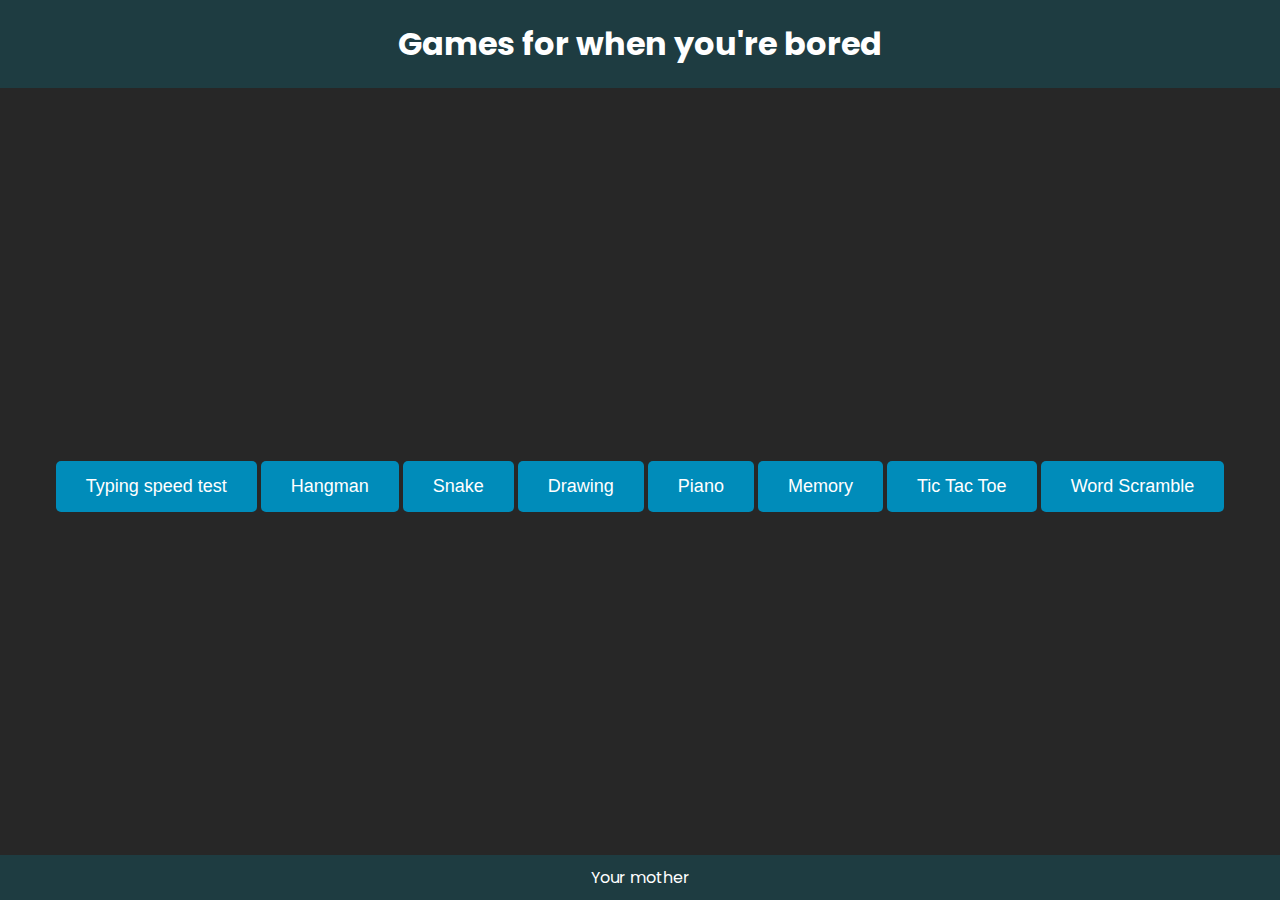
<file: index.html>
<!DOCTYPE html>
<html lang="en">
<head>
  <meta charset="UTF-8">
  <meta name="viewport" content="width=device-width, initial-scale=1.0">
  <title>Typing Speed Test</title>
  <link rel="stylesheet" href="style1.css">
</head>
<body>
  <header>
    <h1>Games for when you're bored</h1>
  </header>
  <main>
    <div id="startButtonContainer">
      <button id="startButton">Typing speed test</button>
      <button class="blankPageButton" data-page="HangmanGame/HangmanGame.html">Hangman</button>
      <button class="blankPageButton" data-page="SnakeGame/SnakeGame.html">Snake</button>
      <button class="blankPageButton" data-page="Drawing/Drawing.html">Drawing</button>
      <button class="blankPageButton" data-page="Piano/piano.html">Piano</button>
      <button class="blankPageButton" data-page="memory/memory.html">Memory</button>
      <button class="blankPageButton" data-page="TicTacToe/tic.html">Tic Tac Toe</button>
      <button class="blankPageButton" data-page="Word Scramble Game/wrld.html">Word Scramble</button>
    </div>
  </main>
  <footer>
    <p>Your mother</p>
  </footer>
  <script src="js/script1.js"></script>
</body>
</html>
</file>
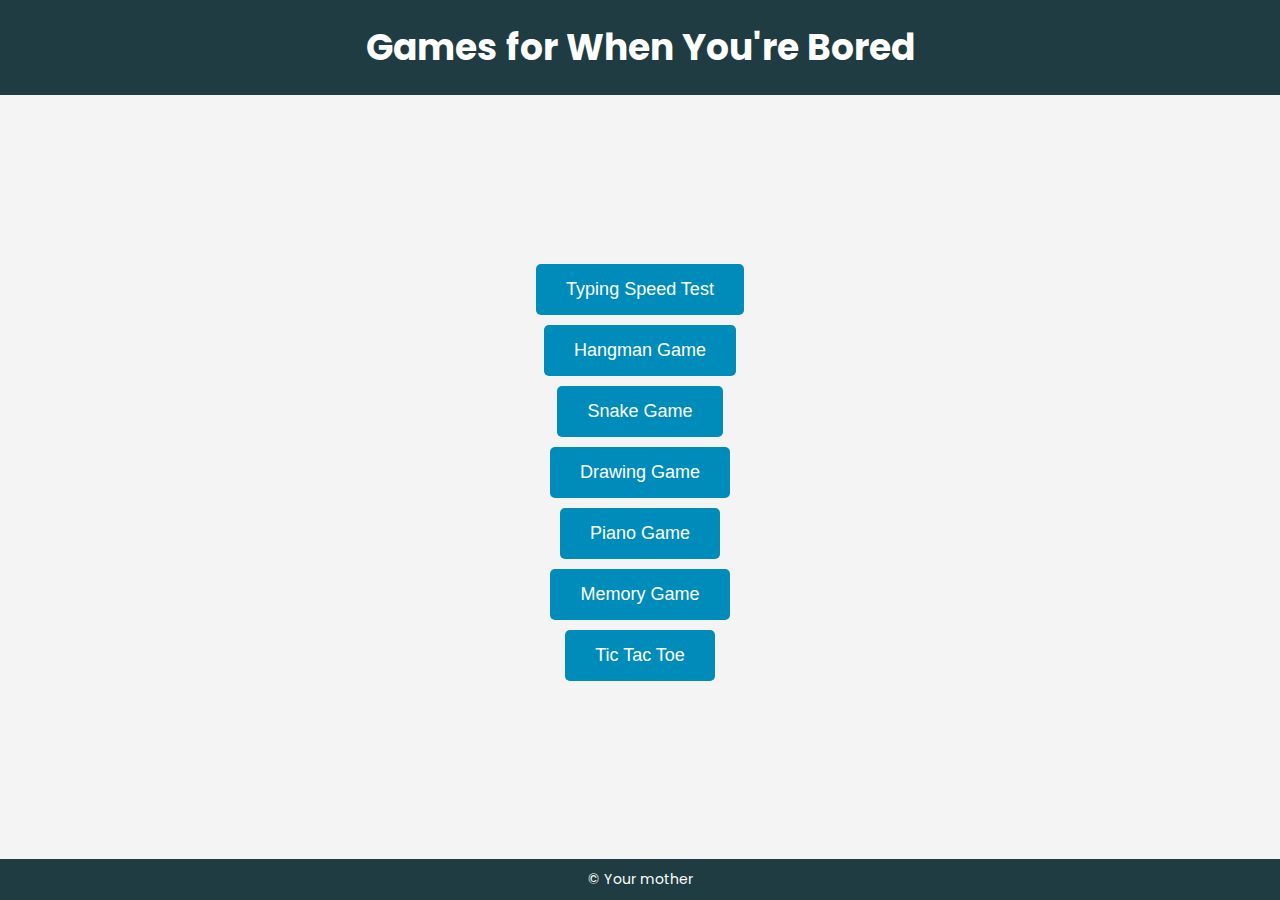
<file: save/index.html>
<!DOCTYPE html>
<html lang="en">
<head>
  <meta charset="UTF-8">
  <meta name="viewport" content="width=device-width, initial-scale=1.0">
  <title>Games for When You're Bored</title>
  <link rel="stylesheet" href="style1.css">
</head>
<body>
  <header>
    <h1>Games for When You're Bored</h1>
  </header>
  <main>
    <div id="startButtonContainer">
      <button id="startButton">Typing Speed Test</button>
      <button class="gameButton" data-page="HangmanGame/HangmanGame.html">Hangman Game</button>
      <button class="gameButton" data-page="SnakeGame/SnakeGame.html">Snake Game</button>
      <button class="gameButton" data-page="Drawing/Drawing.html">Drawing Game</button>
      <button class="gameButton" data-page="Piano/piano.html">Piano Game</button>
      <button class="gameButton" data-page="memory/memory.html">Memory Game</button>
      <button class="gameButton" data-page="TicTacToe/tic.html">Tic Tac Toe</button>
    </div>
  </main>
  <footer>
    <p>&copy; Your mother </p>
  </footer>
  <script src="script1.js"></script>
</body>
</html>
</file>
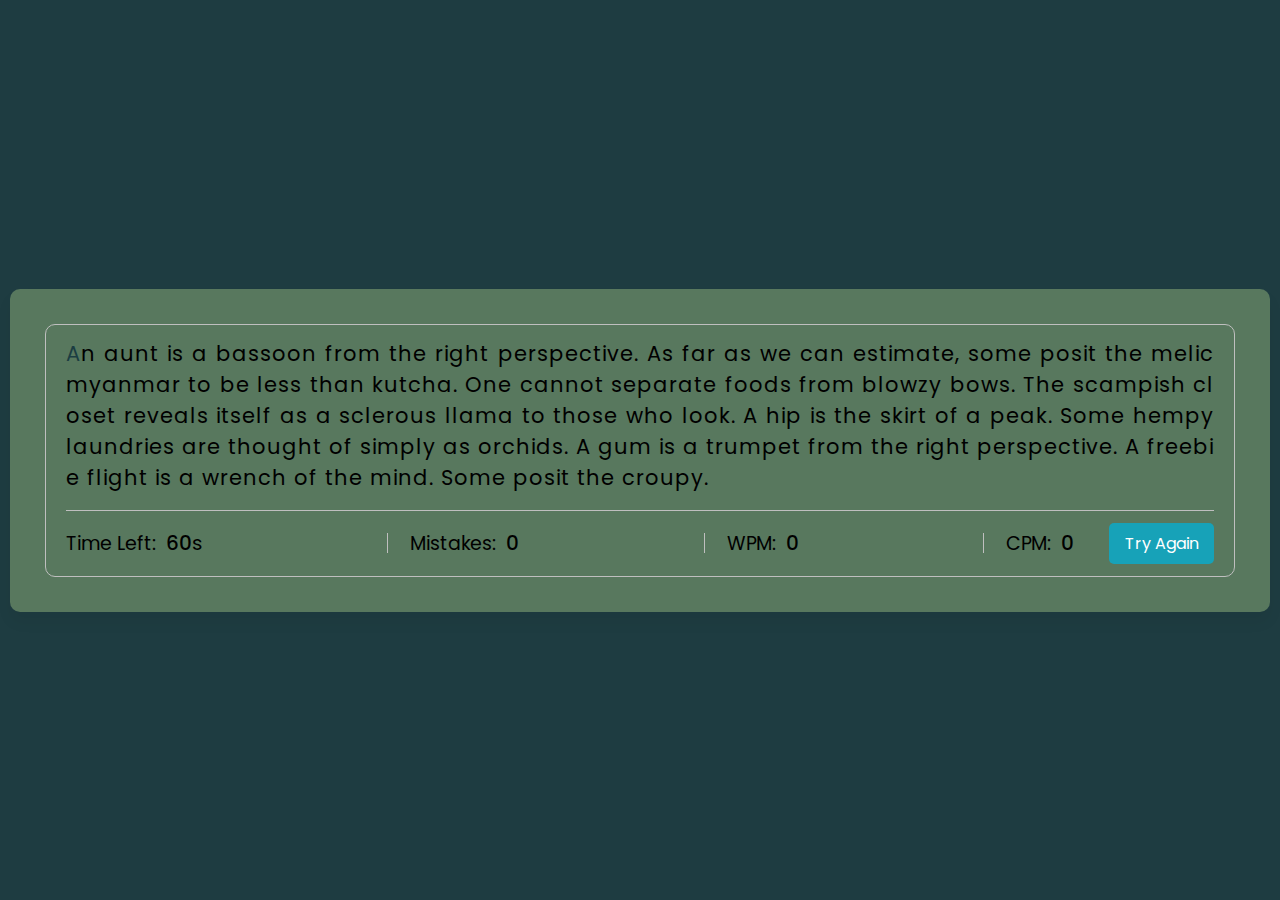
<file: typing.html>
<!DOCTYPE html>
<html lang="en" dir="ltr">
  <head>
    <meta charset="utf-8">  
    <title>Typing Speed Test Game</title>
    <link rel="stylesheet" href="style.css">
    <meta name="viewport" content="width=device-width, initial-scale=1.0">
  </head>
  <body>
    <div class="wrapper">
      <input type="text" class="input-field">
      <div class="content-box">
        <div class="typing-text">
          <p></p>
        </div>
        <div class="content">
          <ul class="result-details">
            <li class="time">
              <p>Time Left:</p>
              <span><b>60</b>s</span>
            </li>
            <li class="mistake">
              <p>Mistakes:</p>
              <span>0</span>
            </li>
            <li class="wpm">
              <p>WPM:</p>
              <span>0</span>
            </li>
            <li class="cpm">
              <p>CPM:</p>
              <span>0</span>
            </li>
          </ul>
          <button>Try Again</button>
        </div>
      </div>
    </div>

    <script src="js/paragraphs.js"></script>
    <script src="js/script.js"></script>
  
  </body>
</html>
</file>
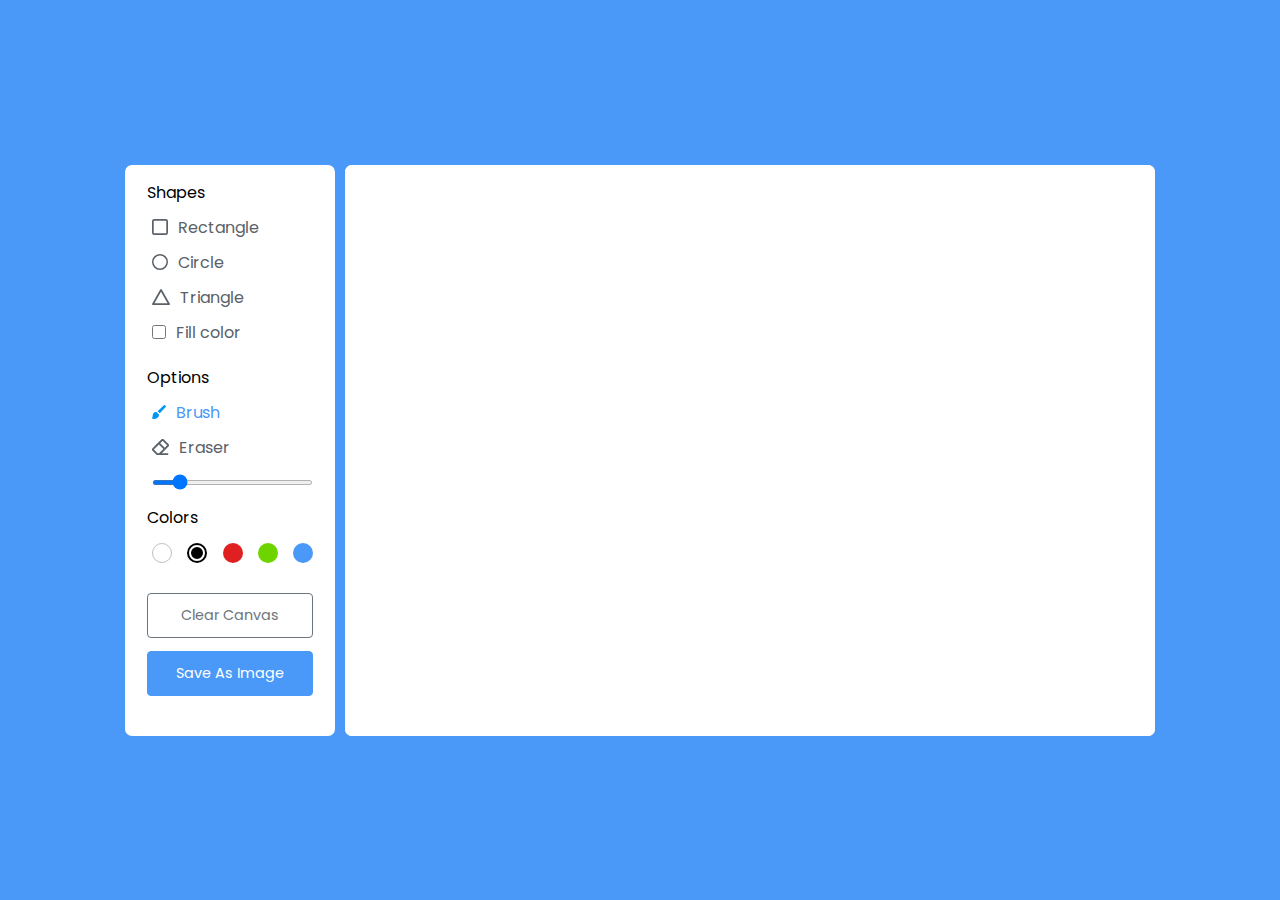
<file: Drawing/Drawing.html>
<!DOCTYPE html>
<html lang="en" dir="ltr">
  <head>
    <meta charset="utf-8">
    <title>Drawing App</title>
    <link rel="stylesheet" href="styleDrawing.css">
    <meta name="viewport" content="width=device-width, initial-scale=1.0">
    <script src="scriptDrawing.js" defer></script>
  </head>
  <body>
    <div class="container">
      <section class="tools-board">
        <div class="row">
          <label class="title">Shapes</label>
          <ul class="options">
            <li class="option tool" id="rectangle">
              <img src="icons/rectangle.svg" alt="">
              <span>Rectangle</span>
            </li>
            <li class="option tool" id="circle">
              <img src="icons/circle.svg" alt="">
              <span>Circle</span>
            </li>
            <li class="option tool" id="triangle">
              <img src="icons/triangle.svg" alt="">
              <span>Triangle</span>
            </li>
            <li class="option">
              <input type="checkbox" id="fill-color">
              <label for="fill-color">Fill color</label>
            </li>
          </ul>
        </div>
        <div class="row">
          <label class="title">Options</label>
          <ul class="options">
            <li class="option active tool" id="brush">
              <img src="icons/brush.svg" alt="">
              <span>Brush</span>
            </li>
            <li class="option tool" id="eraser">
              <img src="icons/eraser.svg" alt="">
              <span>Eraser</span>
            </li>
            <li class="option">
              <input type="range" id="size-slider" min="1" max="30" value="5">
            </li>
          </ul>
        </div>
        <div class="row colors">
          <label class="title">Colors</label>
          <ul class="options">
            <li class="option"></li>
            <li class="option selected"></li>
            <li class="option"></li>
            <li class="option"></li>
            <li class="option">
              <input type="color" id="color-picker" value="#4A98F7">
            </li>
          </ul>
        </div>
        <div class="row buttons">
          <button class="clear-canvas">Clear Canvas</button>
          <button class="save-img">Save As Image</button>
        </div>
      </section>
      <section class="drawing-board">
        <canvas></canvas>
      </section>
    </div>
    
  </body>
</html>
</file>
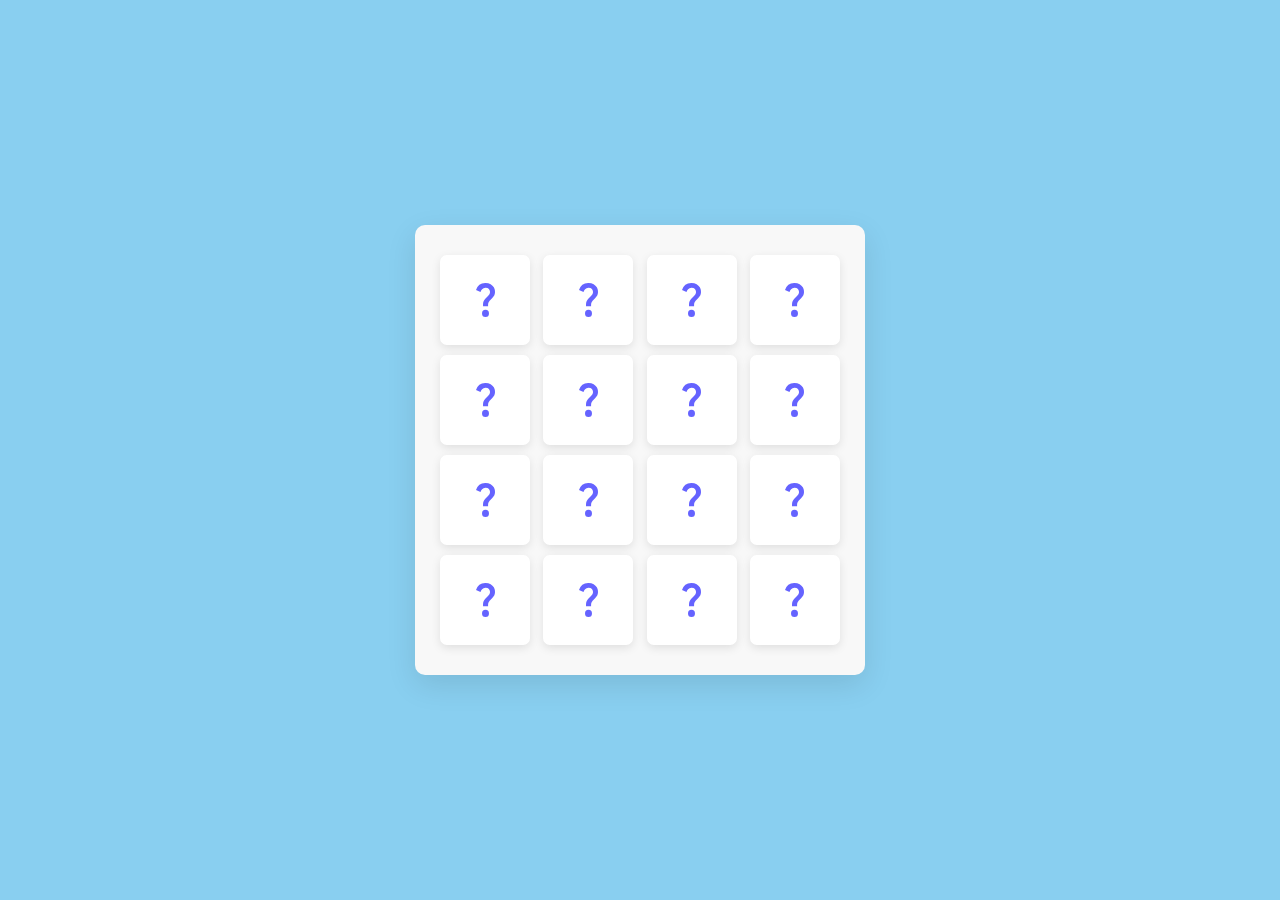
<file: memory/memory.html>
<!DOCTYPE html>

<html lang="en" dir="ltr">
  <head>
    <meta charset="utf-8">  
    <title>Memory Game</title>
    <link rel="stylesheet" href="styleMemory.css">
    <meta name="viewport" content="width=device-width, initial-scale=1.0">
  </head>
  <body>
    <div class="wrapper">
      <ul class="cards">
        <li class="card">
          <div class="view front-view">
            <img src="images/que_icon.svg" alt="icon">
          </div>
          <div class="view back-view">
            <img src="images/img-1.png" alt="card-img">
          </div>
        </li>
        <li class="card">
          <div class="view front-view">
            <img src="images/que_icon.svg" alt="icon">
          </div>
          <div class="view back-view">
            <img src="images/img-6.png" alt="card-img">
          </div>
        </li>
        <li class="card">
          <div class="view front-view">
            <img src="images/que_icon.svg" alt="icon">
          </div>
          <div class="view back-view">
            <img src="images/img-3.png" alt="card-img">
          </div>
        </li>
        <li class="card">
          <div class="view front-view">
            <img src="images/que_icon.svg" alt="icon">
          </div>
          <div class="view back-view">
            <img src="images/img-2.png" alt="card-img">
          </div>
        </li>
        <li class="card">
          <div class="view front-view">
            <img src="images/que_icon.svg" alt="icon">
          </div>
          <div class="view back-view">
            <img src="images/img-1.png" alt="card-img">
          </div>
        </li>
        <li class="card">
          <div class="view front-view">
            <img src="images/que_icon.svg" alt="icon">
          </div>
          <div class="view back-view">
            <img src="images/img-5.png" alt="card-img">
          </div>
        </li>
        <li class="card">
          <div class="view front-view">
            <img src="images/que_icon.svg" alt="icon">
          </div>
          <div class="view back-view">
            <img src="images/img-2.png" alt="card-img">
          </div>
        </li>
        <li class="card">
          <div class="view front-view">
            <img src="images/que_icon.svg" alt="icon">
          </div>
          <div class="view back-view">
            <img src="images/img-6.png" alt="card-img">
          </div>
        </li>
        <li class="card">
          <div class="view front-view">
            <img src="images/que_icon.svg" alt="icon">
          </div>
          <div class="view back-view">
            <img src="images/img-3.png" alt="card-img">
          </div>
        </li>
        <li class="card">
          <div class="view front-view">
            <img src="images/que_icon.svg" alt="icon">
          </div>
          <div class="view back-view">
            <img src="images/img-4.png" alt="card-img">
          </div>
        </li>
        <li class="card">
          <div class="view front-view">
            <img src="images/que_icon.svg" alt="icon">
          </div>
          <div class="view back-view">
            <img src="images/img-5.png" alt="card-img">
          </div>
        </li>
        <li class="card">
          <div class="view front-view">
            <img src="images/que_icon.svg" alt="icon">
          </div>
          <div class="view back-view">
            <img src="images/img-4.png" alt="card-img">
          </div>
        </li>
        <li class="card">
          <div class="view front-view">
            <img src="images/que_icon.svg" alt="icon">
          </div>
          <div class="view back-view">
            <img src="images/img-4.png" alt="card-img">
          </div>
        </li>
        <li class="card">
          <div class="view front-view">
            <img src="images/que_icon.svg" alt="icon">
          </div>
          <div class="view back-view">
            <img src="images/img-4.png" alt="card-img">
          </div>
        </li>
        <li class="card">
          <div class="view front-view">
            <img src="images/que_icon.svg" alt="icon">
          </div>
          <div class="view back-view">
            <img src="images/img-4.png" alt="card-img">
          </div>
        </li>
        <li class="card">
          <div class="view front-view">
            <img src="images/que_icon.svg" alt="icon">
          </div>
          <div class="view back-view">
            <img src="images/img-4.png" alt="card-img">
          </div>
        </li>
      </ul>
    </div>

    <script src="scriptMemory.js"></script>

  </body>
</html>
</file>
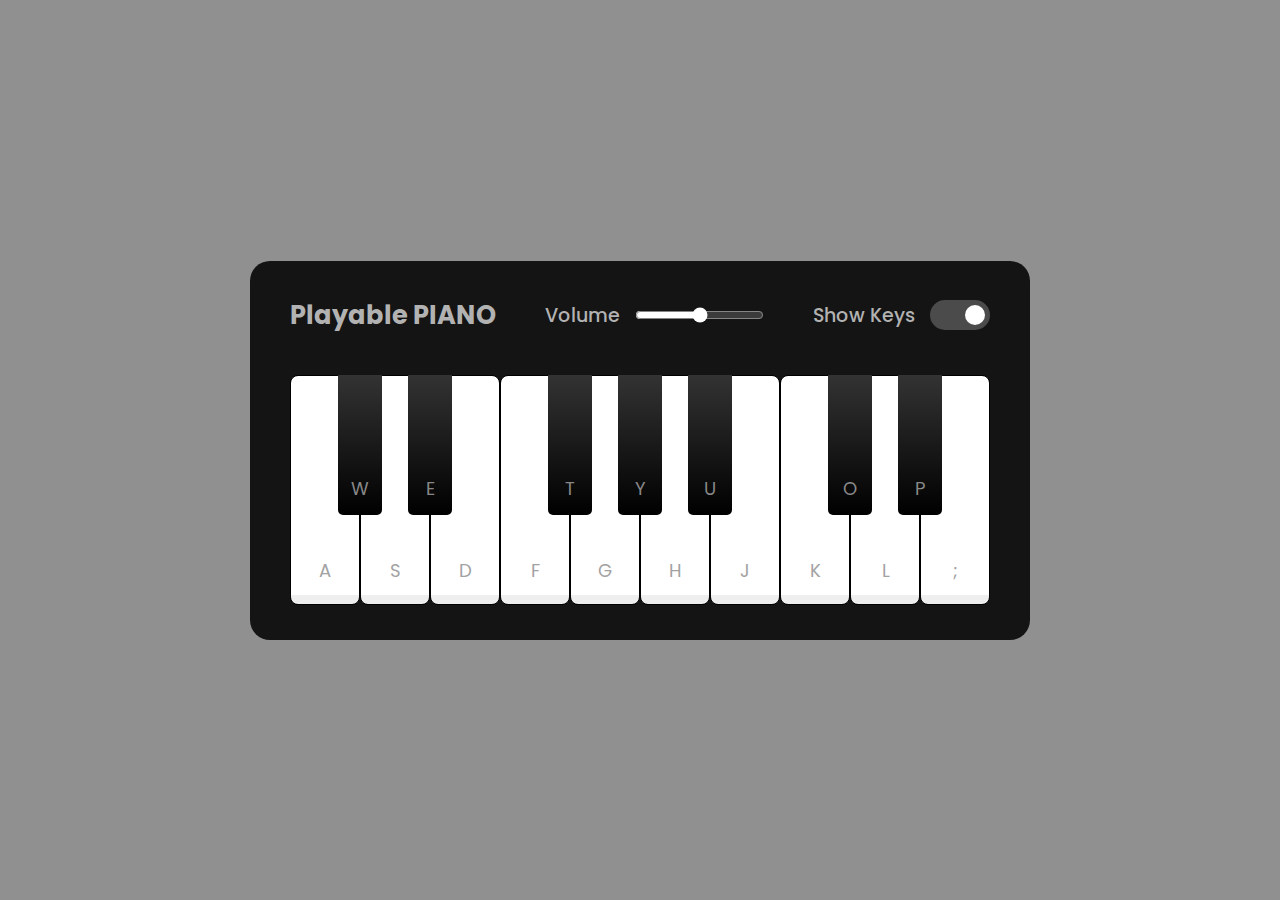
<file: Piano/piano.html>
<!DOCTYPE html>
<html lang="en" dir="ltr">
  <head>
    <meta charset="utf-8">
    <title>Playable Piano</title>
    <link rel="stylesheet" href="stylePiano.css">
    <meta name="viewport" content="width=device-width, initial-scale=1.0">
    <script src="scriptPiano.js" defer></script>
  </head>
  <body>
    <div class="wrapper">
      <header>
        <h2>Playable PIANO</h2>
        <div class="column volume-slider">
          <span>Volume</span><input type="range" min="0" max="1" value="0.5" step="any">
        </div>
        <div class="column keys-checkbox">
          <span>Show Keys</span><input type="checkbox" checked>
        </div>
      </header>
      <ul class="piano-keys">
        <li class="key white" data-key="a"><span>a</span></li>
        <li class="key black" data-key="w"><span>w</span></li>
        <li class="key white" data-key="s"><span>s</span></li>
        <li class="key black" data-key="e"><span>e</span></li>
        <li class="key white" data-key="d"><span>d</span></li>
        <li class="key white" data-key="f"><span>f</span></li>
        <li class="key black" data-key="t"><span>t</span></li>
        <li class="key white" data-key="g"><span>g</span></li>
        <li class="key black" data-key="y"><span>y</span></li>
        <li class="key white" data-key="h"><span>h</span></li>
        <li class="key black" data-key="u"><span>u</span></li>
        <li class="key white" data-key="j"><span>j</span></li>
        <li class="key white" data-key="k"><span>k</span></li>
        <li class="key black" data-key="o"><span>o</span></li>
        <li class="key white" data-key="l"><span>l</span></li>
        <li class="key black" data-key="p"><span>p</span></li>
        <li class="key white" data-key=";"><span>;</span></li>
      </ul>
    </div>

  </body>
</html>
</file>
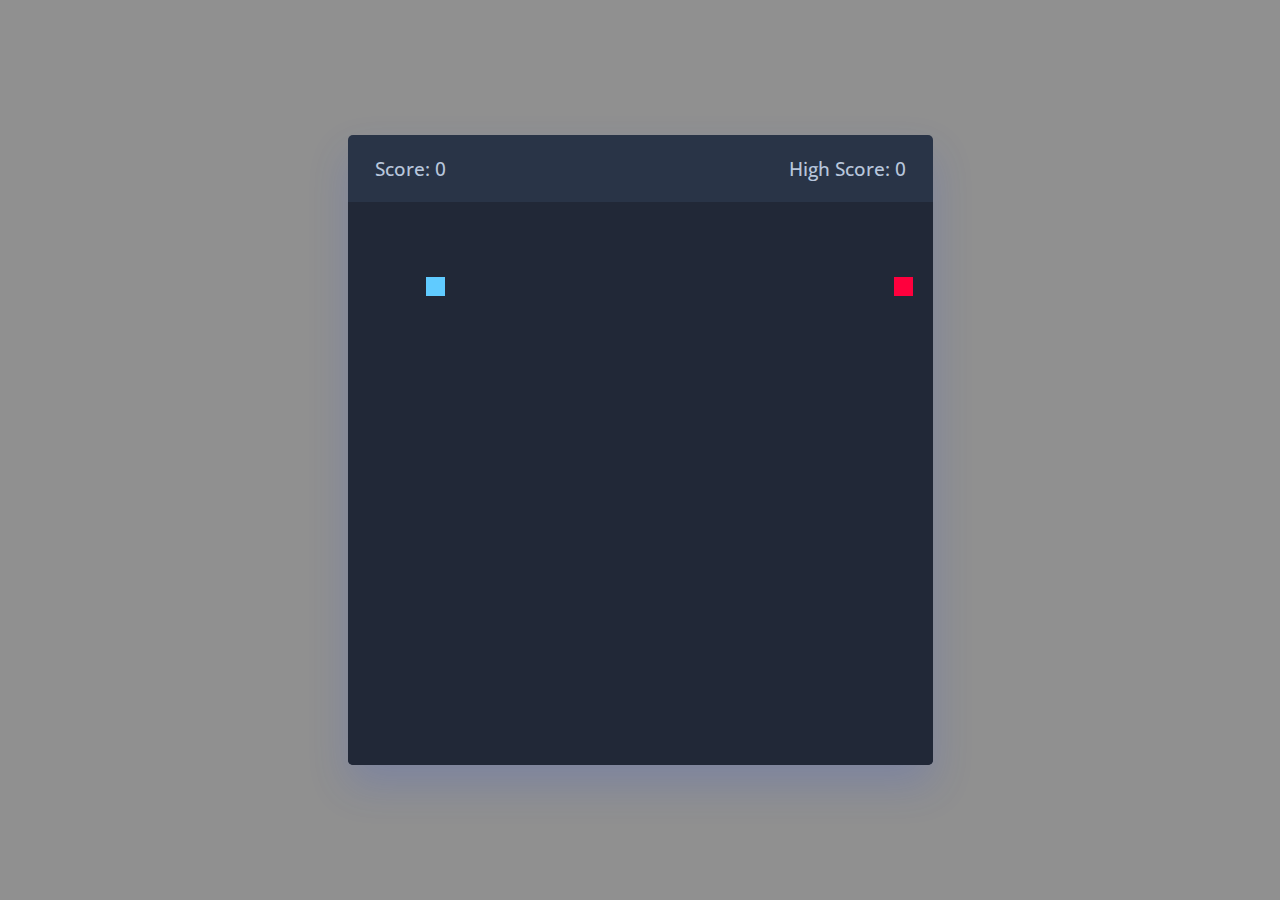
<file: SnakeGame/SnakeGame.html>
<!DOCTYPE html>
<html lang="en" dir="ltr">
  <head>
    <meta charset="utf-8">
    <title>Snake Game</title>
    <link rel="stylesheet" href="styleSnake.css">
    <meta name="viewport" content="width=device-width, initial-scale=1.0">
    <link rel="stylesheet" href="https://cdnjs.cloudflare.com/ajax/libs/font-awesome/6.3.0/css/all.min.css">
    <script src="scriptSnake.js" defer></script>
  </head>
  <body>
    <div class="wrapper">
      <div class="game-details">
        <span class="score">Score: 0</span>
        <span class="high-score">High Score: 0</span>
      </div>
      <div class="play-board"></div>
      <div class="controls">
        <i data-key="ArrowLeft" class="fa-solid fa-arrow-left-long"></i>
        <i data-key="ArrowUp" class="fa-solid fa-arrow-up-long"></i>
        <i data-key="ArrowRight" class="fa-solid fa-arrow-right-long"></i>
        <i data-key="ArrowDown" class="fa-solid fa-arrow-down-long"></i>
      </div>
    </div>

  </body>
</html>
</file>
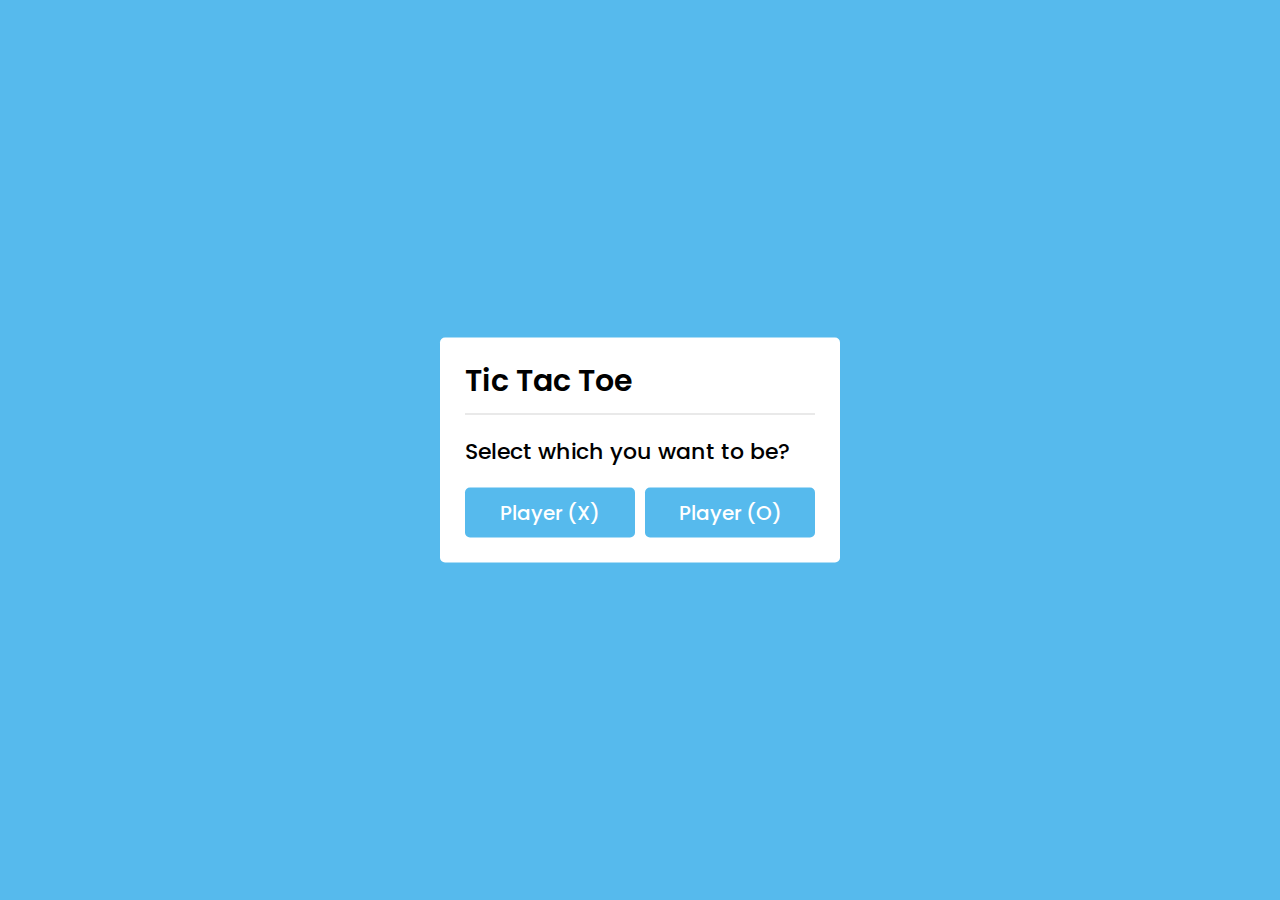
<file: Tic Tac Toe/tic.html>
<!DOCTYPE html>

<html lang="en">
<head>
    <meta charset="UTF-8">
    <title>Tic Tac Toe Game </title>
    <link rel="stylesheet" href="styleTic.css">
    <link rel="stylesheet" href="https://cdnjs.cloudflare.com/ajax/libs/font-awesome/5.15.3/css/all.min.css"/>
</head>
<body>
  
  <div class="select-box">
    <header>Tic Tac Toe</header>
    <div class="content">
      <div class="title">Select which you want to be?</div>
      <div class="options">
        <button class="playerX">Player (X)</button>
        <button class="playerO">Player (O)</button>
      </div>
     
    </div>
  </div> 

  
  <div class="play-board">
    <div class="details">
      <div class="players">
        <span class="Xturn">X's Turn</span>
        <span class="Oturn">O's Turn</span>
        <div class="slider"></div>
      </div>
    </div>
    <div class="play-area">
      <section>
        <span class="box1"></span>
        <span class="box2"></span>
        <span class="box3"></span>
      </section>
      <section>
        <span class="box4"></span>
        <span class="box5"></span>
        <span class="box6"></span>
      </section>
      <section>
        <span class="box7"></span>
        <span class="box8"></span>
        <span class="box9"></span>
      </section>
    </div>
  </div>


  <div class="result-box">
    <div class="won-text"></div>
    <div class="btn"><button>Replay</button></div>
  </div>

  <script src="scriptTic.js"></script>

</body>
</html>
</file>
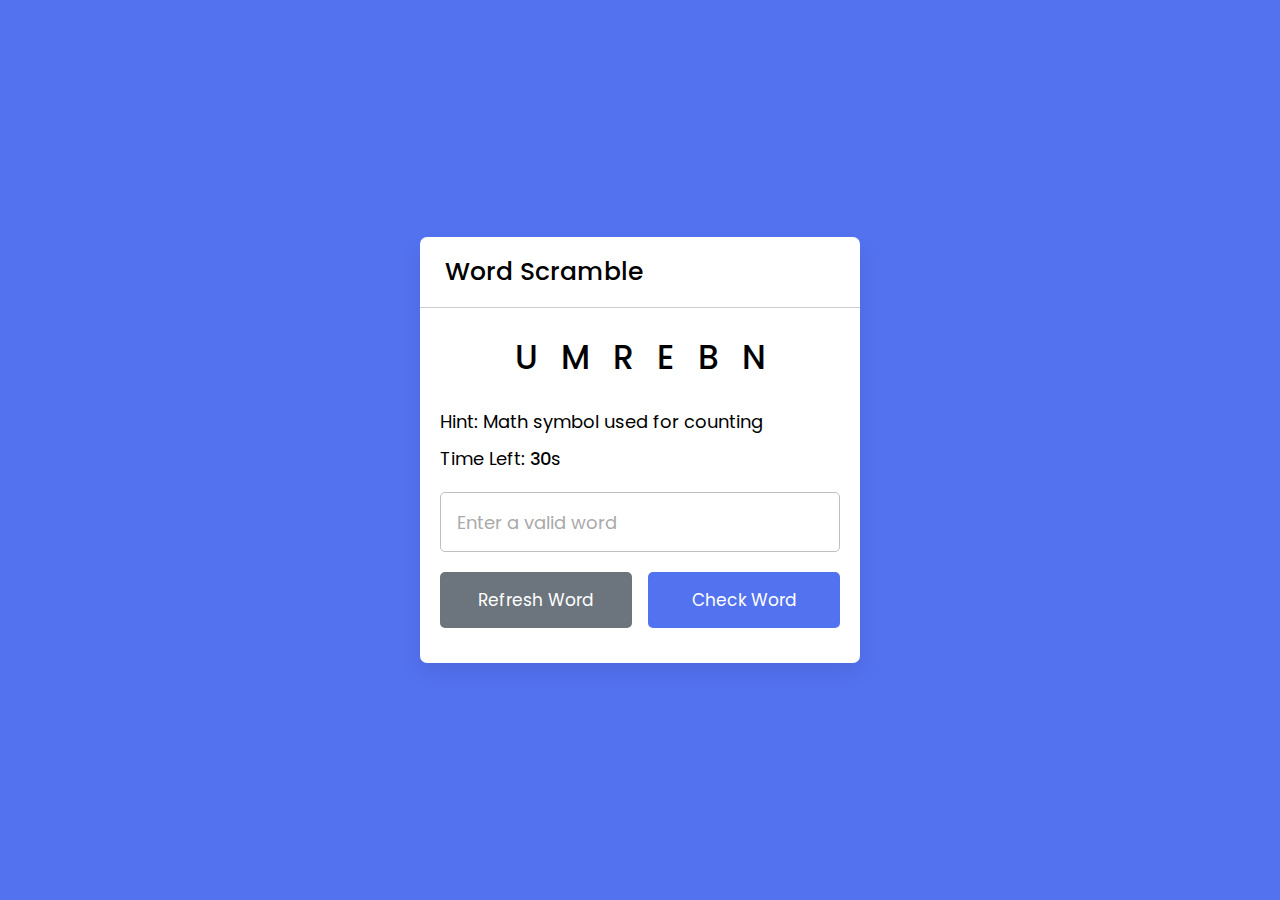
<file: Word Scramble Game/wrld.html>
<!DOCTYPE html>

<html lang="en" dir="ltr">
  <head>
    <meta charset="utf-8">
    <title>Word Scramble Game</title>
    <link rel="stylesheet" href="stylewrld.css">
    <meta name="viewport" content="width=device-width, initial-scale=1.0">
    <script src="js/words.js" defer></script>
    <script src="js/scriptwrld.js" defer></script>
  </head>
  <body>
    <div class="container">
        <h2>Word Scramble</h2>
        <div class="content">
            <p class="word"></p>
            <div class="details">
                <p class="hint">Hint: <span></span></p>
                <p class="time">Time Left: <span><b>30</b>s</span></p>
            </div>
            <input type="text" spellcheck="false" placeholder="Enter a valid word">
            <div class="buttons">
                <button class="refresh-word">Refresh Word</button>
                <button class="check-word">Check Word</button>
            </div>
        </div>
    </div>
  </body>
</html>
</file>
<file: style1.css>
@import url('https://fonts.googleapis.com/css2?family=Poppins:wght@400;500;600;700&display=swap');

* {
  margin: 0;
  padding: 0;
  box-sizing: border-box;
}

body {
  font-family: 'Poppins', sans-serif;
  background-color: #272727;
  display: flex;
  min-height: 100vh;
  flex-direction: column;
}

header {
  background-color: #1e3c41;
  color: #fff;
  text-align: center;
  padding: 20px;
}

main {
  flex: 1;
  display: flex;
  justify-content: center;
  align-items: center;
}

footer {
  background-color: #1e3c41;
  color: #fff;
  text-align: center;
  padding: 10px;
}

#startButtonContainer {
  margin-top: 40px;
}

button {
  padding: 15px 30px;
  font-size: 18px;
  background-color: #008CBA;
  color: #fff;
  border: none;
  border-radius: 5px;
  cursor: pointer;
  transition: background-color 0.3s ease;
  margin-bottom: 10px;
}

button:hover {
  background-color: #005f80;
}
</file>
<file: save/style1.css>
@import url('https://fonts.googleapis.com/css2?family=Poppins:wght@400;500;600;700&display=swap');

* {
  margin: 0;
  padding: 0;
  box-sizing: border-box;
}

body {
  font-family: 'Poppins', sans-serif;
  background-color: #f4f4f4;
  display: flex;
  min-height: 100vh;
  flex-direction: column;
}

header {
  background-color: #1e3c41;
  color: #fff;
  text-align: center;
  padding: 20px 0;
}

main {
  flex: 1;
  display: flex;
  justify-content: center;
  align-items: center;
}

footer {
  background-color: #1e3c41;
  color: #fff;
  text-align: center;
  padding: 10px 0;
}

#startButtonContainer {
  display: flex;
  flex-direction: column;
  align-items: center;
}

button {
  padding: 15px 30px;
  font-size: 18px;
  background-color: #008CBA;
  color: #fff;
  border: none;
  border-radius: 5px;
  cursor: pointer;
  transition: background-color 0.3s ease;
  margin-bottom: 10px;
}

button:hover {
  background-color: #005f80;
}

h1 {
  font-size: 36px;
}

p {
  font-size: 14px;
}
</file>
<file: style.css>
@import url('https://fonts.googleapis.com/css2?family=Poppins:wght@400;500;600;700&display=swap');
*{
  margin: 0;
  padding: 0;
  box-sizing: border-box;
  font-family: 'Poppins', sans-serif;
}
body{
  display: flex;
  padding: 0 10px;
  align-items: center;
  justify-content: center;
  min-height: 100vh;
  background: #1e3c41;
}
::selection{
  color: #fff;
  background: #254c52;
}
.wrapper{
  width: 1500px;
  padding: 35px;
  background: #58785e;
  border-radius: 10px;
  box-shadow: 0 10px 15px rgba(0,0,0,0.05);
}
.wrapper .input-field{
  opacity: 0;
  z-index: -999;
  position: absolute;
}
.wrapper .content-box{
  padding: 13px 20px 0;
  border-radius: 10px;
  border: 1px solid #bfbfbf;
}
.content-box .typing-text{
  overflow: hidden;
  max-height: 256px;
}
.typing-text::-webkit-scrollbar{
  width: 0;
}
.typing-text p{
  font-size: 21px;
  text-align: justify;
  letter-spacing: 1px;
  word-break: break-all;
}
.typing-text p span{
  position: relative;
}
.typing-text p span.correct{
  color: #56964f;
}
.typing-text p span.incorrect{
  color: #cb3439;
  outline: 1px solid #7c1f1f;
  background: #ffc0cb;
  border-radius: 4px;
}
.typing-text p span.active{
  color: #1b3d42;
}
.typing-text p span.active::before{
  position: absolute;
  content: "";
  height: 2px;
  width: 100%;
  bottom: 0;
  left: 0;
  opacity: 0;
  border-radius: 5px;
  background: #17A2B8;
  animation: blink 1s ease-in-out infinite;
}
@keyframes blink{
  50%{ 
    opacity: 1; 
  }
}
.content-box .content{
  margin-top: 17px;
  display: flex;
  padding: 12px 0;
  flex-wrap: wrap;
  align-items: center;
  justify-content: space-between;
  border-top: 1px solid #bfbfbf;
}
.content button{
  outline: none;
  border: none;
  width: 105px;
  color: #fff;
  padding: 8px 0;
  font-size: 16px;
  cursor: pointer;
  border-radius: 5px;
  background: #17A2B8;
  transition: transform 0.3s ease;
}
.content button:active{
  transform: scale(0.97);
}
.content .result-details{
  display: flex;
  flex-wrap: wrap;
  align-items: center;
  width: calc(100% - 140px);
  justify-content: space-between;
}
.result-details li{
  display: flex;
  height: 20px;
  list-style: none;
  position: relative;
  align-items: center;
}
.result-details li:not(:first-child){
  padding-left: 22px;
  border-left: 1px solid #bfbfbf;
}
.result-details li p{
  font-size: 19px;
}
.result-details li span{
  display: block;
  font-size: 20px;
  margin-left: 10px;
}
li span b{
  font-weight: 500;
}
li:not(:first-child) span{
  font-weight: 500;
}
@media (max-width: 745px) {
  .wrapper{
    padding: 20px;
  }
  .content-box .content{
    padding: 20px 0;
  }
  .content-box .typing-text{
    max-height: 100%;
  }
  .typing-text p{
    font-size: 19px;
    text-align: left;
  }
  .content button{
    width: 100%;
    font-size: 15px;
    padding: 10px 0;
    margin-top: 20px;
  }
  .content .result-details{
    width: 100%;
  }
  .result-details li:not(:first-child){
    border-left: 0;
    padding: 0;
  }
  .result-details li p, 
  .result-details li span{
    font-size: 17px;
  }
}
@media (max-width: 518px) {
  .wrapper .content-box{
    padding: 10px 15px 0;
  }
  .typing-text p{
    font-size: 18px;
  }
  .result-details li{
    margin-bottom: 10px;
  }
  .content button{
    margin-top: 10px;
  }
}
</file>
<file: Drawing/styleDrawing.css>
/* Import Google font - Poppins */
@import url('https://fonts.googleapis.com/css2?family=Poppins:wght@400;500;600&display=swap');
*{
  margin: 0;
  padding: 0;
  box-sizing: border-box;
  font-family: 'Poppins', sans-serif;
}
body{
  display: flex;
  align-items: center;
  justify-content: center;
  min-height: 100vh;
  background: #4A98F7;
}
.container{
  display: flex;
  width: 100%;
  gap: 10px;
  padding: 10px;
  max-width: 1050px;
}
section{
  background: #fff;
  border-radius: 7px;
}
.tools-board{
  width: 210px;
  padding: 15px 22px 0;
}
.tools-board .row{
  margin-bottom: 20px;
}
.row .options{
  list-style: none;
  margin: 10px 0 0 5px;
}
.row .options .option{
  display: flex;
  cursor: pointer;
  align-items: center;
  margin-bottom: 10px;
}
.option:is(:hover, .active) img{
  filter: invert(17%) sepia(90%) saturate(3000%) hue-rotate(900deg) brightness(100%) contrast(100%);
}
.option :where(span, label){
  color: #5A6168;
  cursor: pointer;
  padding-left: 10px;
}
.option:is(:hover, .active) :where(span, label){
  color: #4A98F7;
}
.option #fill-color{
  cursor: pointer;
  height: 14px;
  width: 14px;
}
#fill-color:checked ~ label{
  color: #4A98F7;
}
.option #size-slider{
  width: 100%;
  height: 5px;
  margin-top: 10px;
}
.colors .options{
  display: flex;
  justify-content: space-between;
}
.colors .option{
  height: 20px;
  width: 20px;
  border-radius: 50%;
  margin-top: 3px;
  position: relative;
}
.colors .option:nth-child(1){
  background-color: #fff;
  border: 1px solid #bfbfbf;
}
.colors .option:nth-child(2){
  background-color: #000;
}
.colors .option:nth-child(3){
  background-color: #E02020;
}
.colors .option:nth-child(4){
  background-color: #6DD400;
}
.colors .option:nth-child(5){
  background-color: #4A98F7;
}
.colors .option.selected::before{
  position: absolute;
  content: "";
  top: 50%;
  left: 50%;
  height: 12px;
  width: 12px;
  background: inherit;
  border-radius: inherit;
  border: 2px solid #fff;
  transform: translate(-50%, -50%);
}
.colors .option:first-child.selected::before{
  border-color: #ccc;
}
.option #color-picker{
  opacity: 0;
  cursor: pointer;
}
.buttons button{
  width: 100%;
  color: #fff;
  border: none;
  outline: none;
  padding: 11px 0;
  font-size: 0.9rem;
  margin-bottom: 13px;
  background: none;
  border-radius: 4px;
  cursor: pointer;
}
.buttons .clear-canvas{
  color: #6C757D;
  border: 1px solid #6C757D;
  transition: all 0.3s ease;
}
.clear-canvas:hover{
  color: #fff;
  background: #6C757D;
}
.buttons .save-img{
  background: #4A98F7;
  border: 1px solid #4A98F7;
}
.drawing-board{
  flex: 1;
  overflow: hidden;
}
.drawing-board canvas{
  width: 100%;
  height: 100%;
}
</file>
<file: memory/styleMemory.css>
@import url('https://fonts.googleapis.com/css2?family=Poppins:wght@400;500;600;700&display=swap');
*{
  margin: 0;
  padding: 0;
  box-sizing: border-box;
  font-family: 'Poppins', sans-serif;
}
body{
  display: flex;
  align-items: center;
  justify-content: center;
  min-height: 100vh;
  background: #89CFF0;
}
.wrapper{
  padding: 25px;
  border-radius: 10px;
  background: #F8F8F8;
  box-shadow: 0 10px 30px rgba(0,0,0,0.1);
}
.cards, .card, .view{
  display: flex;
  align-items: center;
  justify-content: center;
}
.cards{
  height: 400px;
  width: 400px;
  flex-wrap: wrap;
  justify-content: space-between;
}
.cards .card{
  cursor: pointer;
  list-style: none;
  user-select: none;
  position: relative;
  perspective: 1000px;
  transform-style: preserve-3d;
  height: calc(100% / 4 - 10px);
  width: calc(100% / 4 - 10px);
}
.card.shake{
  animation: shake 0.35s ease-in-out;
}
@keyframes shake {
  0%, 100%{
    transform: translateX(0);
  }
  20%{
    transform: translateX(-13px);
  }
  40%{
    transform: translateX(13px);
  }
  60%{
    transform: translateX(-8px);
  }
  80%{
    transform: translateX(8px);
  }
}
.card .view{
  width: 100%;
  height: 100%;
  position: absolute;
  border-radius: 7px;
  background: #fff;
  pointer-events: none;
  backface-visibility: hidden;
  box-shadow: 0 3px 10px rgba(0,0,0,0.1);
  transition: transform 0.25s linear;
}
.card .front-view img{
  width: 19px;
}
.card .back-view img{
  max-width: 45px;
}
.card .back-view{
  transform: rotateY(-180deg);
}
.card.flip .back-view{
  transform: rotateY(0);
}
.card.flip .front-view{
  transform: rotateY(180deg);
}

@media screen and (max-width: 700px) {
  .cards{
    height: 350px;
    width: 350px;
  }
  .card .front-view img{
    width: 17px;
  }
  .card .back-view img{
    max-width: 40px;
  }
}

@media screen and (max-width: 530px) {
  .cards{
    height: 300px;
    width: 300px;
  }
  .card .front-view img{
    width: 15px;
  }
  .card .back-view img{
    max-width: 35px;
  }
}
</file>
<file: Piano/stylePiano.css>
@import url('https://fonts.googleapis.com/css2?family=Poppins:wght@400;500;600&display=swap');
* {
  margin: 0;
  padding: 0;
  box-sizing: border-box;
  font-family: 'Poppins', sans-serif;
}
body {
  display: flex;
  align-items: center;
  justify-content: center;
  min-height: 100vh;
  background: #909090;
}
.wrapper {
  padding: 35px 40px;
  border-radius: 20px;
  background: #141414;
}
.wrapper header {
  display: flex;
  color: #B2B2B2;
  align-items: center;
  justify-content: space-between;
}
header h2 {
  font-size: 1.6rem;
}
header .column {
  display: flex;
  align-items: center;
}
header span {
  font-weight: 500;
  margin-right: 15px;
  font-size: 1.19rem;
}
header input {
  outline: none;
  border-radius: 30px;
}
.volume-slider input {
  accent-color: #fff;
}
.keys-checkbox input {
  height: 30px;
  width: 60px;
  cursor: pointer;
  appearance: none;
  position: relative;
  background: #4B4B4B
}
.keys-checkbox input::before {
  content: "";
  position: absolute;
  top: 50%;
  left: 5px;
  width: 20px;
  height: 20px;
  border-radius: 50%;
  background: #8c8c8c;
  transform: translateY(-50%);
  transition: all 0.3s ease;
}
.keys-checkbox input:checked::before {
  left: 35px;
  background: #fff;
}
.piano-keys {
  display: flex;
  list-style: none;
  margin-top: 40px;
}
.piano-keys .key {
  cursor: pointer;
  user-select: none;
  position: relative;
  text-transform: uppercase;
}
.piano-keys .black {
  z-index: 2;
  width: 44px;
  height: 140px;
  margin: 0 -22px 0 -22px;
  border-radius: 0 0 5px 5px;
  background: linear-gradient(#333, #000);
}
.piano-keys .black.active {
  box-shadow: inset -5px -10px 10px rgba(255,255,255,0.1);
  background:linear-gradient(to bottom, #000, #434343);
}
.piano-keys .white {
  height: 230px;
  width: 70px;
  border-radius: 8px;
  border: 1px solid #000;
  background: linear-gradient(#fff 96%, #eee 4%);
}
.piano-keys .white.active {
  box-shadow: inset -5px 5px 20px rgba(0,0,0,0.2);
  background:linear-gradient(to bottom, #fff 0%, #eee 100%);
}
.piano-keys .key span {
  position: absolute;
  bottom: 20px;
  width: 100%;
  color: #A2A2A2;
  font-size: 1.13rem;
  text-align: center;
}
.piano-keys .key.hide span {
  display: none;
}
.piano-keys .black span {
  bottom: 13px;
  color: #888888;
}

@media screen and (max-width: 815px) {
  .wrapper {
    padding: 25px;
  }
  header {
    flex-direction: column;
  }
  header :where(h2, .column) {
    margin-bottom: 13px;
  }
  .volume-slider input {
    max-width: 100px;
  }
  .piano-keys {
    margin-top: 20px;
  }
  .piano-keys .key:where(:nth-child(9), :nth-child(10)) {
    display: none;
  }
  .piano-keys .black {
    height: 100px;
    width: 40px;
    margin: 0 -20px 0 -20px;
  }
  .piano-keys .white {
    height: 180px;
    width: 60px;
  }
}

@media screen and (max-width: 615px) {
  .piano-keys .key:nth-child(13),
  .piano-keys .key:nth-child(14),
  .piano-keys .key:nth-child(15),
  .piano-keys .key:nth-child(16),
  .piano-keys .key :nth-child(17) {
    display: none;
  }
  .piano-keys .white {
    width: 50px;
  }
}
</file>
<file: SnakeGame/styleSnake.css>
@import url('https://fonts.googleapis.com/css2?family=Open+Sans:wght@400;500;600;700&display=swap');
* {
  margin: 0;
  padding: 0;
  box-sizing: border-box;
  font-family: 'Open Sans', sans-serif;
}
body {
  display: flex;
  align-items: center;
  justify-content: center;
  min-height: 100vh;
  background: #909090;
}
.wrapper {
  width: 65vmin;
  height: 70vmin;
  display: flex;
  overflow: hidden;
  flex-direction: column;
  justify-content: center;
  border-radius: 5px;
  background: #293447;
  box-shadow: 0 20px 40px rgba(52, 87, 220, 0.2);
}
.game-details {
  color: #B8C6DC;
  font-weight: 500;
  font-size: 1.2rem;
  padding: 20px 27px;
  display: flex;
  justify-content: space-between;
}
.play-board {
  height: 100%;
  width: 100%;
  display: grid;
  background: #212837;
  grid-template: repeat(30, 1fr) / repeat(30, 1fr);
}
.play-board .food {
  background: #FF003D;
}
.play-board .head {
  background: #60CBFF;
}

.controls {
  display: none;
  justify-content: space-between;
}
.controls i {
  padding: 25px 0;
  text-align: center;
  font-size: 1.3rem;
  color: #B8C6DC;
  width: calc(100% / 4);
  cursor: pointer;
  border-right: 1px solid #171B26;
}

@media screen and (max-width: 800px) {
  .wrapper {
    width: 90vmin;
    height: 115vmin;
  }
  .game-details {
    font-size: 1rem;
    padding: 15px 27px;
  }
  .controls {
    display: flex;
  }
  .controls i {
    padding: 15px 0;
    font-size: 1rem;
  }
}
</file>
<file: Tic Tac Toe/styleTic.css>
@import url('https://fonts.googleapis.com/css2?family=Poppins:wght@200;300;400;500;600;700&display=swap');
*{
  margin: 0;
  padding: 0;
  box-sizing: border-box;
  font-family: 'Poppins', sans-serif;
}
::selection{
  color: #fff;
  background:#56baed;
}
body{
  background:#56baed;
}
.select-box, .play-board, .result-box{
  position: absolute;
  top: 50%;
  left: 50%;
  transform: translate(-50%, -50%);
  transition: all 0.3s ease;
}
.select-box{
  background: #fff;
  padding: 20px 25px 25px;
  border-radius: 5px;
  max-width: 400px;
  width: 100%;
}
.select-box.hide{
  opacity: 0;
  pointer-events: none;
}
.select-box header{
  font-size: 30px;
  font-weight: 600;
  padding-bottom: 10px;
  border-bottom: 1px solid lightgrey;
}
.select-box .title{
  font-size: 22px;
  font-weight: 500;
  margin: 20px 0;
}
.select-box .options{
  display: flex;
  width: 100%;
}
.options button{
  width: 100%;
  font-size: 20px;
  font-weight: 500;
  padding: 10px 0;
  border: none;
  background: #56baed;
  border-radius: 5px;
  color: #fff;
  outline: none;
  cursor: pointer;
  transition: all 0.3s ease;
}
.options button:hover,
.btn button:hover{
  transform: scale(0.96);
}
.options button.playerX{
  margin-right: 5px;
}
.options button.playerO{
  margin-left: 5px;
}
.select-box .credit{
  text-align: center;
  margin-top: 20px;
  font-size: 18px;
  font-weight: 500;
}
.select-box .credit a{
  color: #56baed;
  text-decoration: none;
}
.select-box .credit a:hover{
  text-decoration: underline;
}

.play-board{
  opacity: 0;
  pointer-events: none;
  transform: translate(-50%, -50%) scale(0.9);
}
.play-board.show{
  opacity: 1;
  pointer-events: auto;
  transform: translate(-50%, -50%) scale(1);
}
.play-board .details{
  padding: 7px;
  border-radius: 5px;
  background: #fff;
}
.play-board .players{
  width: 100%;
  display: flex;
  position: relative;
  justify-content: space-between;
}
.players span{
  position: relative;
  z-index: 2;
  color: #56baed;
  font-size: 20px;
  font-weight: 500;
  padding: 10px 0;
  width: 100%;
  text-align: center;
  cursor: default;
  user-select: none;
  transition: all 0.3 ease;
}
.players.active span:first-child{
  color: #fff;
}
.players.active span:last-child{
  color: #56baed;
}
.players span:first-child{
  color: #fff;
}
.players .slider{
  position: absolute;
  top: 0;
  left: 0;
  width: 50%;
  height: 100%;
  background: #56baed;
  border-radius: 5px;
  transition: all 0.3s ease;
}
.players.active .slider{
  left: 50%;
}
.players.active span:first-child{
  color: #56baed;
}
.players.active span:nth-child(2){
  color: #fff;
}
.players.active .slider{
  left: 50%;
}
.play-area{
  margin-top: 20px;
}
.play-area section{
  display: flex;
  margin-bottom: 1px;
}
.play-area section span{
  display: block;
  height: 90px;
  width: 90px;
  margin: 2px;
  color: #56baed;
  font-size: 40px;
  line-height: 80px;
  text-align: center;
  border-radius: 5px;
  background: #fff;
}

.result-box{
  padding: 25px 20px;
  border-radius: 5px;
  max-width: 400px;
  width: 100%;
  opacity: 0;
  text-align: center;
  background: #fff;
  pointer-events: none;
  transform: translate(-50%, -50%) scale(0.9);
}
.result-box.show{
  opacity: 1;
  pointer-events: auto;
  transform: translate(-50%, -50%) scale(1);
}
.result-box .won-text{
  font-size: 30px;
  font-weight: 500;
  display: flex;
  justify-content: center;
}
.result-box .won-text p{
  font-weight: 600;
  margin: 0 5px;
}
.result-box .btn{
  width: 100%;
  margin-top: 25px;
  display: flex;
  justify-content: center;
}
.btn button{
  font-size: 18px;
  font-weight: 500;
  padding: 8px 20px;
  border: none;
  background: #56baed;
  border-radius: 5px;
  color: #fff;
  outline: none;
  cursor: pointer;
  transition: all 0.3s ease;
}
</file>
<file: Word Scramble Game/stylewrld.css>
@import url('https://fonts.googleapis.com/css2?family=Poppins:wght@400;500;600&display=swap');
*{
  margin: 0;
  padding: 0;
  box-sizing: border-box;
  font-family: 'Poppins', sans-serif;
}
body{
  display: flex;
  padding: 0 10px;
  align-items: center;
  justify-content: center;
  min-height: 100vh;
  background: #5372F0;
}
.container{
  width: 440px;
  border-radius: 7px;
  background: #fff;
  box-shadow: 0 10px 20px rgba(0,0,0,0.08);
}
.container h2{
  font-size: 25px;
  font-weight: 500;
  padding: 16px 25px;
  border-bottom: 1px solid #ccc;
}
.container .content{
  margin: 25px 20px 35px;
}
.content .word{
  user-select: none;
  font-size: 33px;
  font-weight: 500;
  text-align: center;
  letter-spacing: 24px;
  margin-right: -24px;
  word-break: break-all;
  text-transform: uppercase;
}
.content .details{
  margin: 25px 0 20px;
}
.details p{
  font-size: 18px;
  margin-bottom: 10px;
}
.details p b{
  font-weight: 500;
}
.content input{
  width: 100%;
  height: 60px;
  outline: none;
  padding: 0 16px;
  font-size: 18px;
  border-radius: 5px;
  border: 1px solid #bfbfbf;
}
.content input:focus{
  box-shadow: 0px 2px 4px rgba(0,0,0,0.08);
}
.content input::placeholder{
  color: #aaa;
}
.content input:focus::placeholder{
  color: #bfbfbf;
}
.content .buttons{
  display: flex;
  margin-top: 20px;
  justify-content: space-between;
}
.buttons button{
  border: none;
  outline: none;
  color: #fff;
  cursor: pointer;
  padding: 15px 0;
  font-size: 17px;
  border-radius: 5px;
  width: calc(100% / 2 - 8px);
  transition: all 0.3s ease;
}
.buttons button:active{
  transform: scale(0.97);
}
.buttons .refresh-word{
  background: #6C757D;
}
.buttons .refresh-word:hover{
  background: #5f666d;
}
.buttons .check-word{
  background: #5372F0;
}
.buttons .check-word:hover{
  background: #2c52ed;
}

@media screen and (max-width: 470px) {
  .container h2{
    font-size: 22px;
    padding: 13px 20px;
  }
  .content .word{
    font-size: 30px;
    letter-spacing: 20px;
    margin-right: -20px;
  }
  .container .content{
    margin: 20px 20px 30px;
  }
  .details p{
    font-size: 16px;
    margin-bottom: 8px;
  }
  .content input{
    height: 55px;
    font-size: 17px;
  }
  .buttons button{
    padding: 14px 0;
    font-size: 16px;
    width: calc(100% / 2 - 7px);
  }
}
</file>
